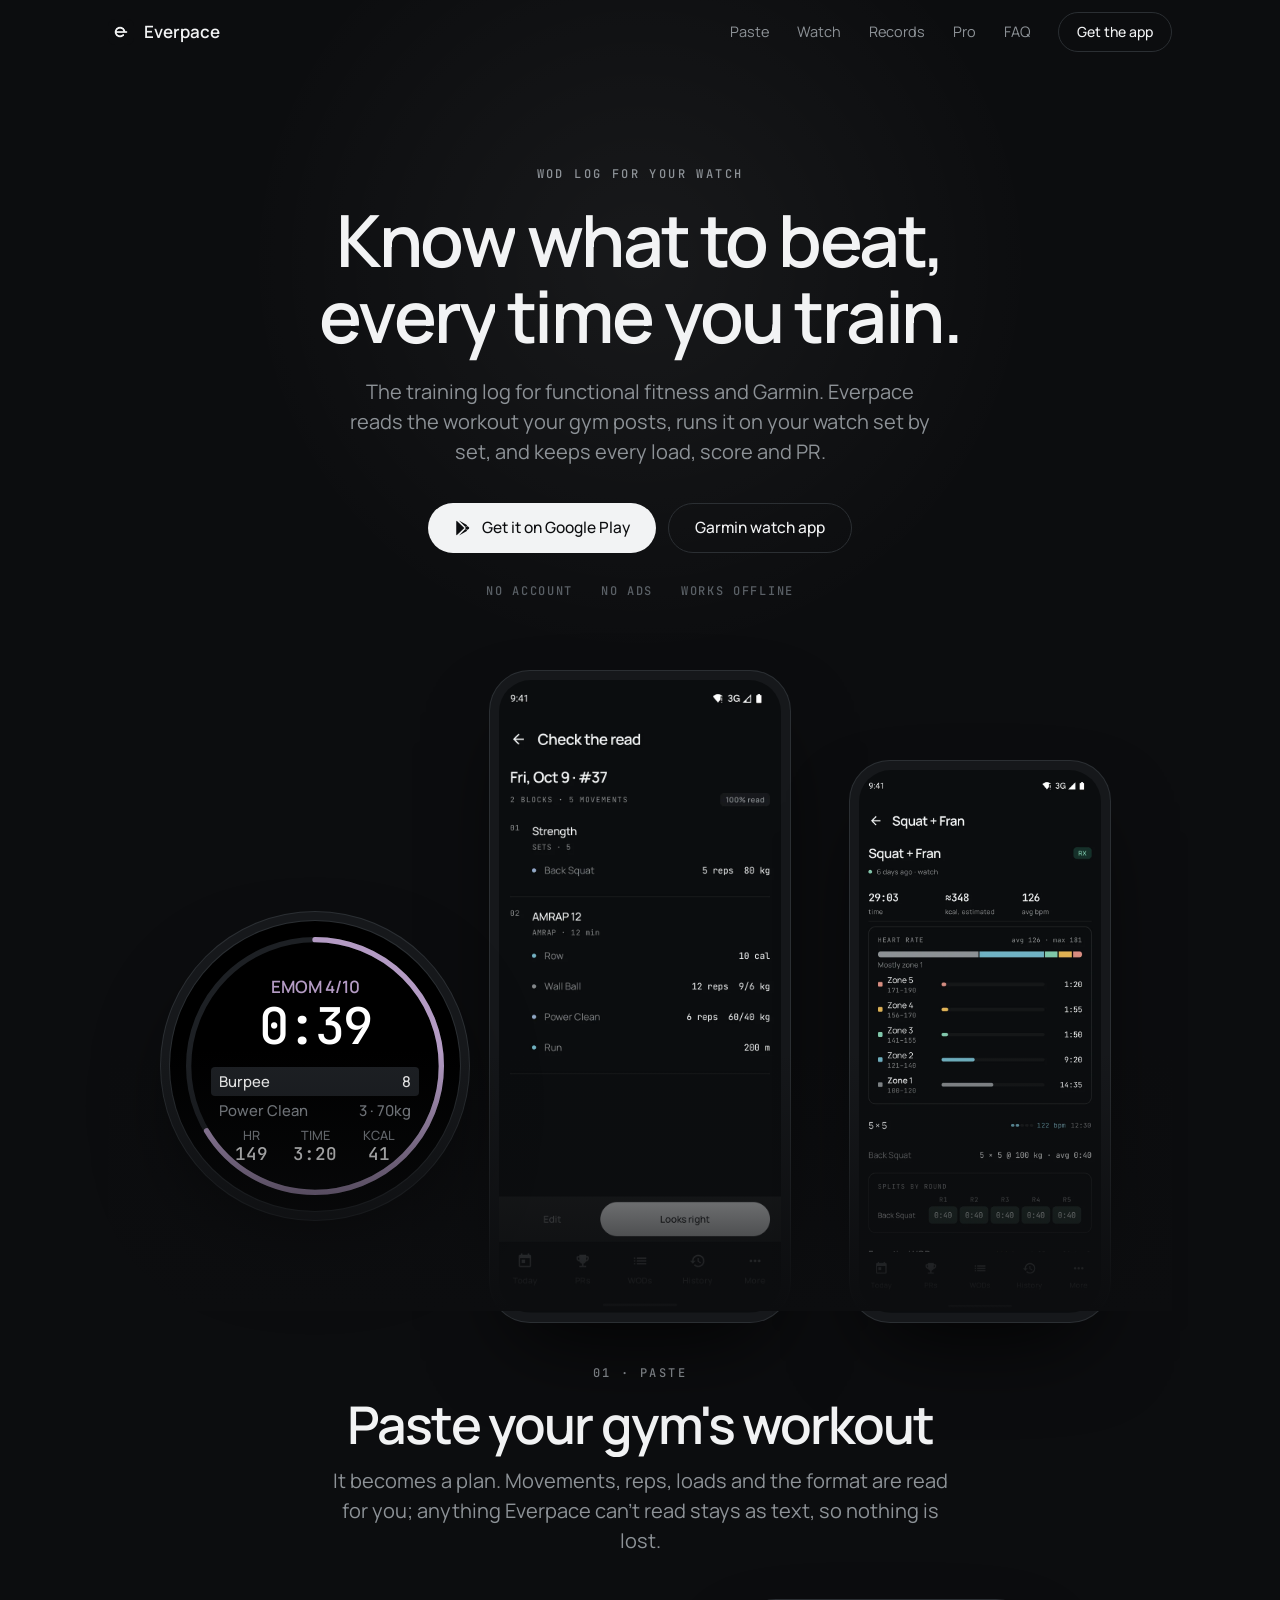
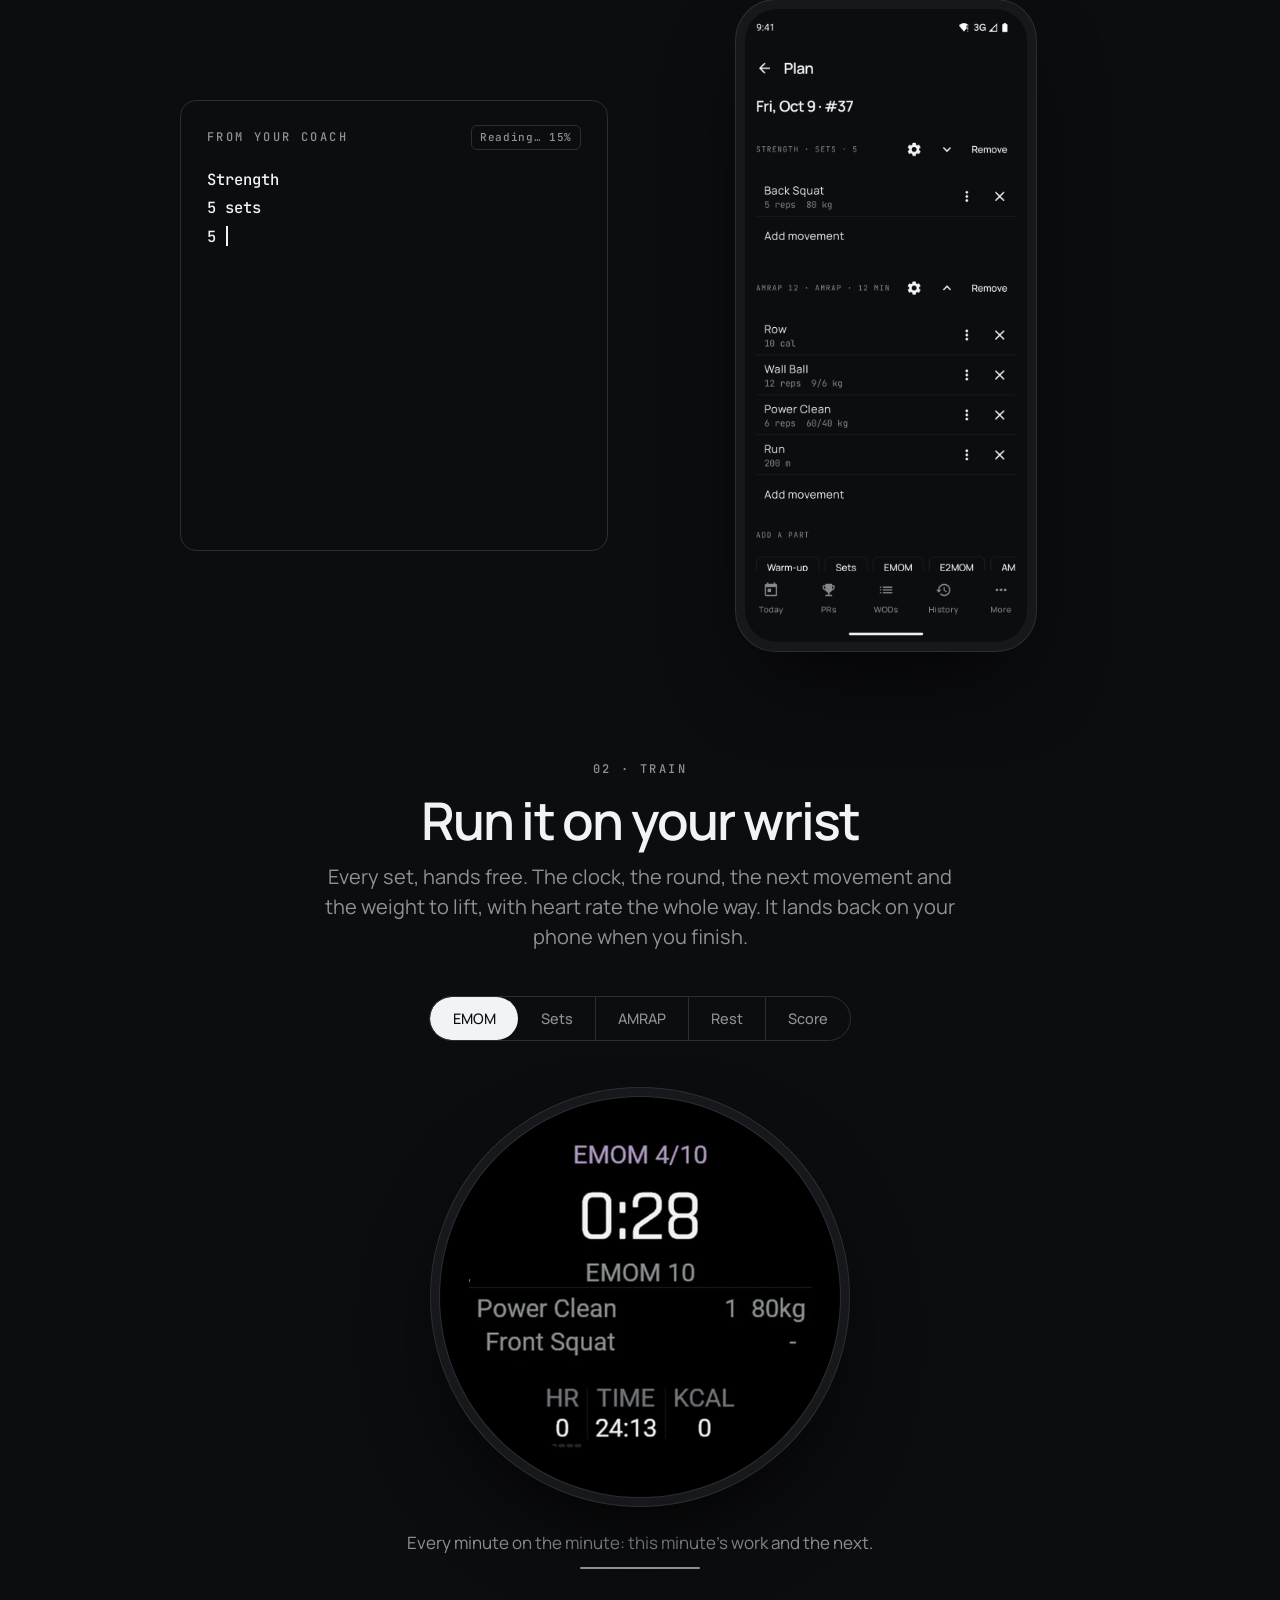
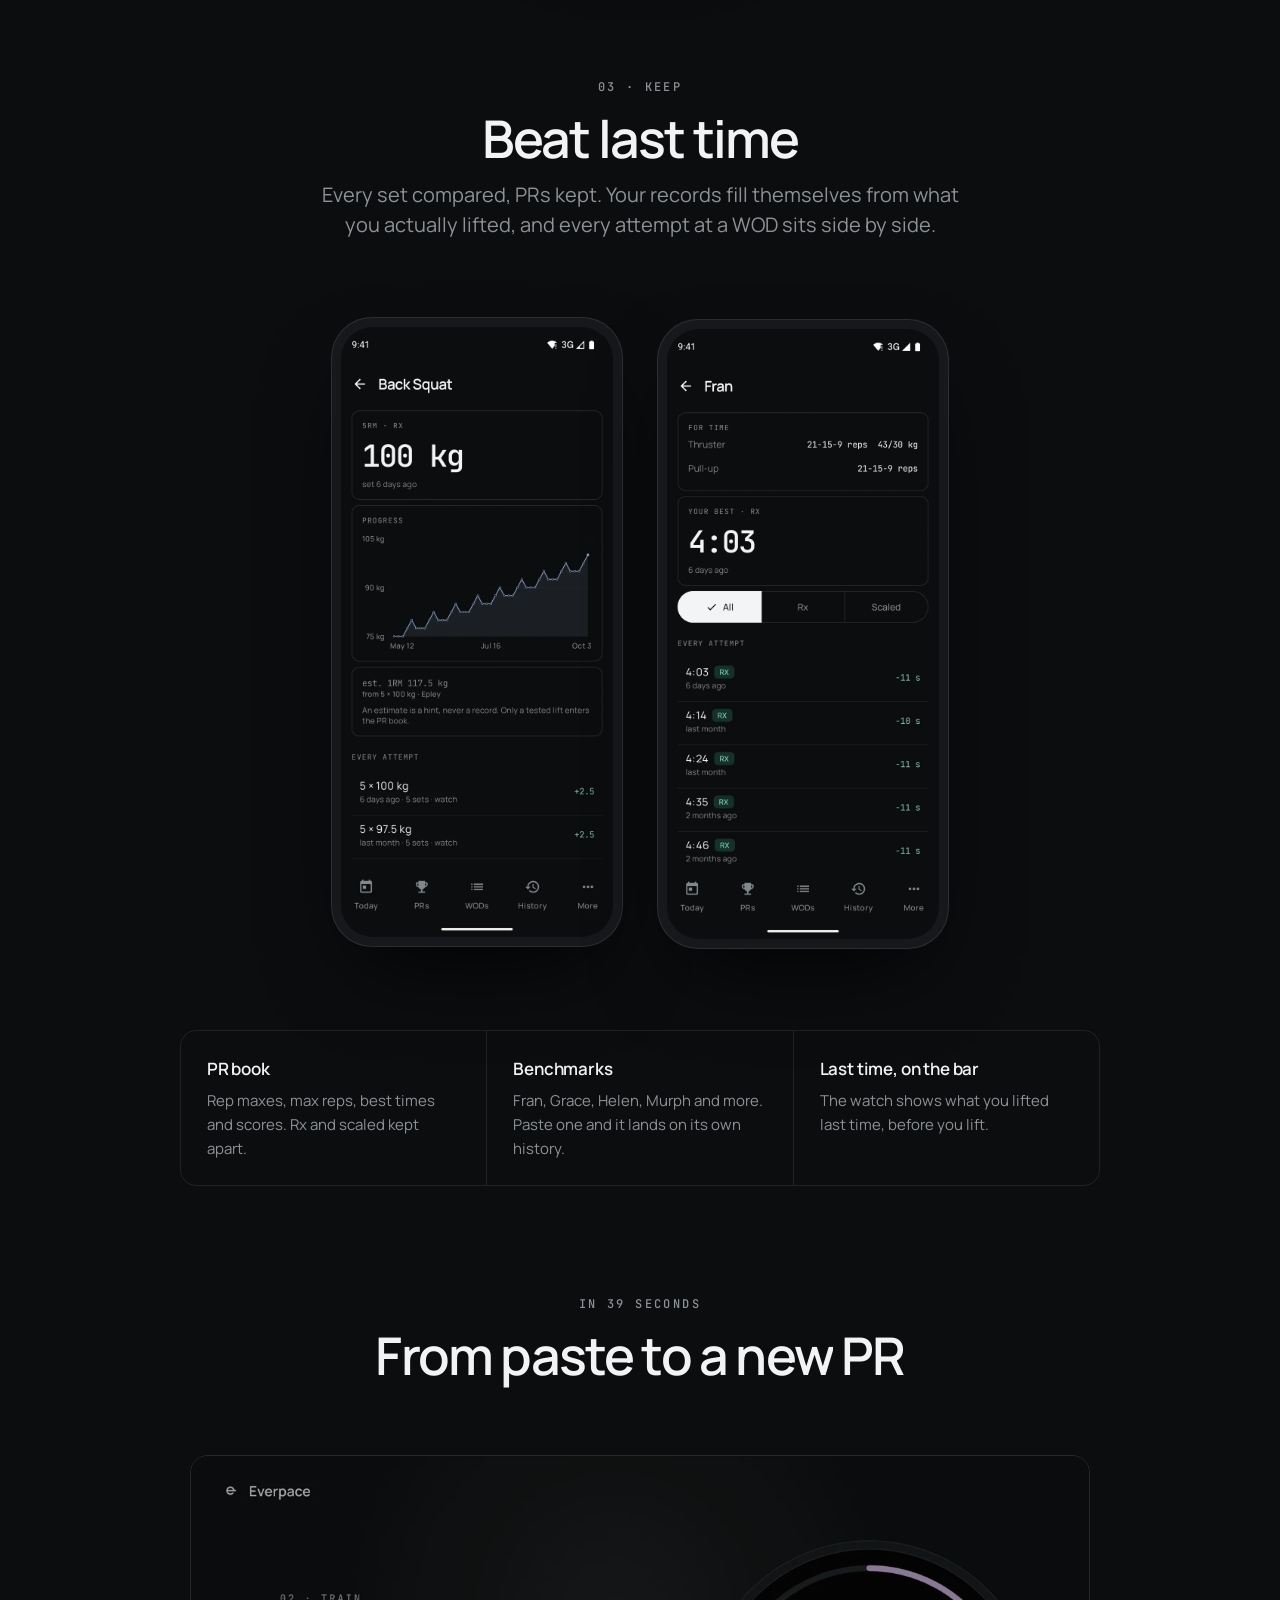
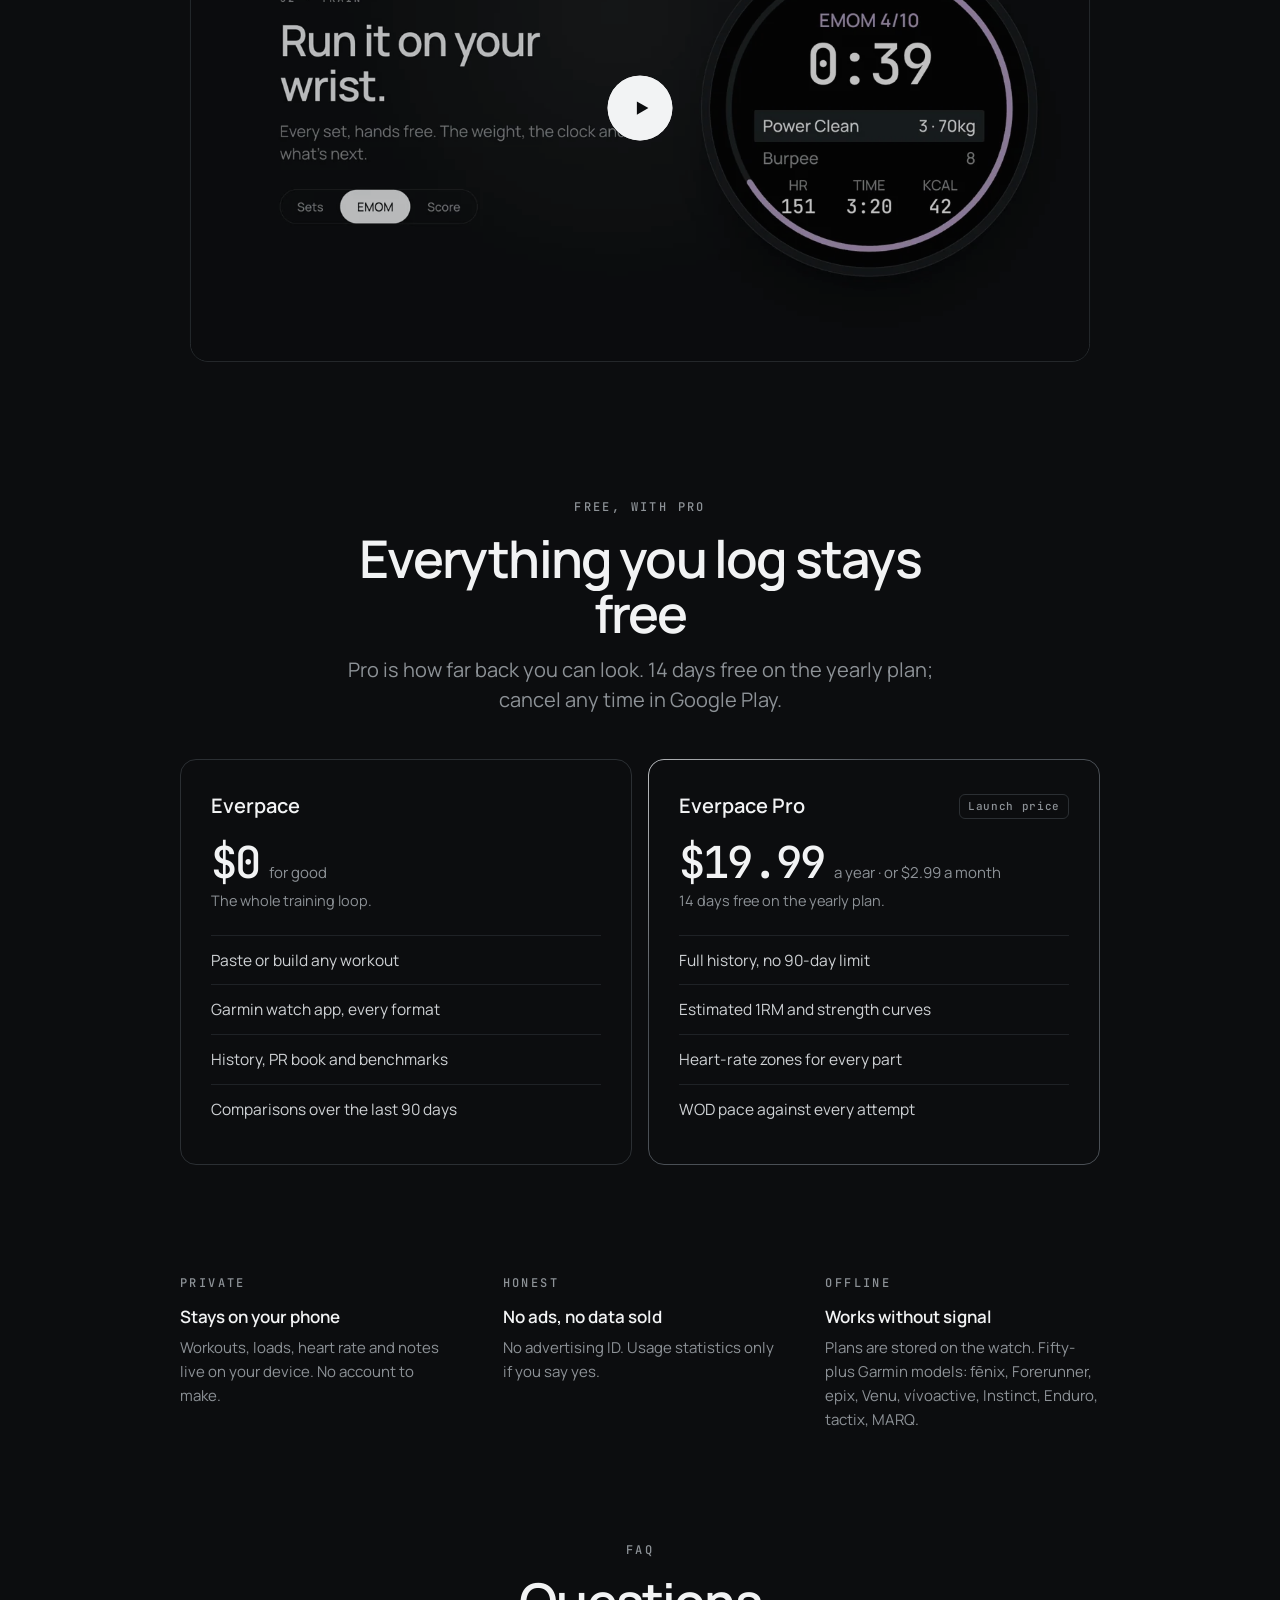
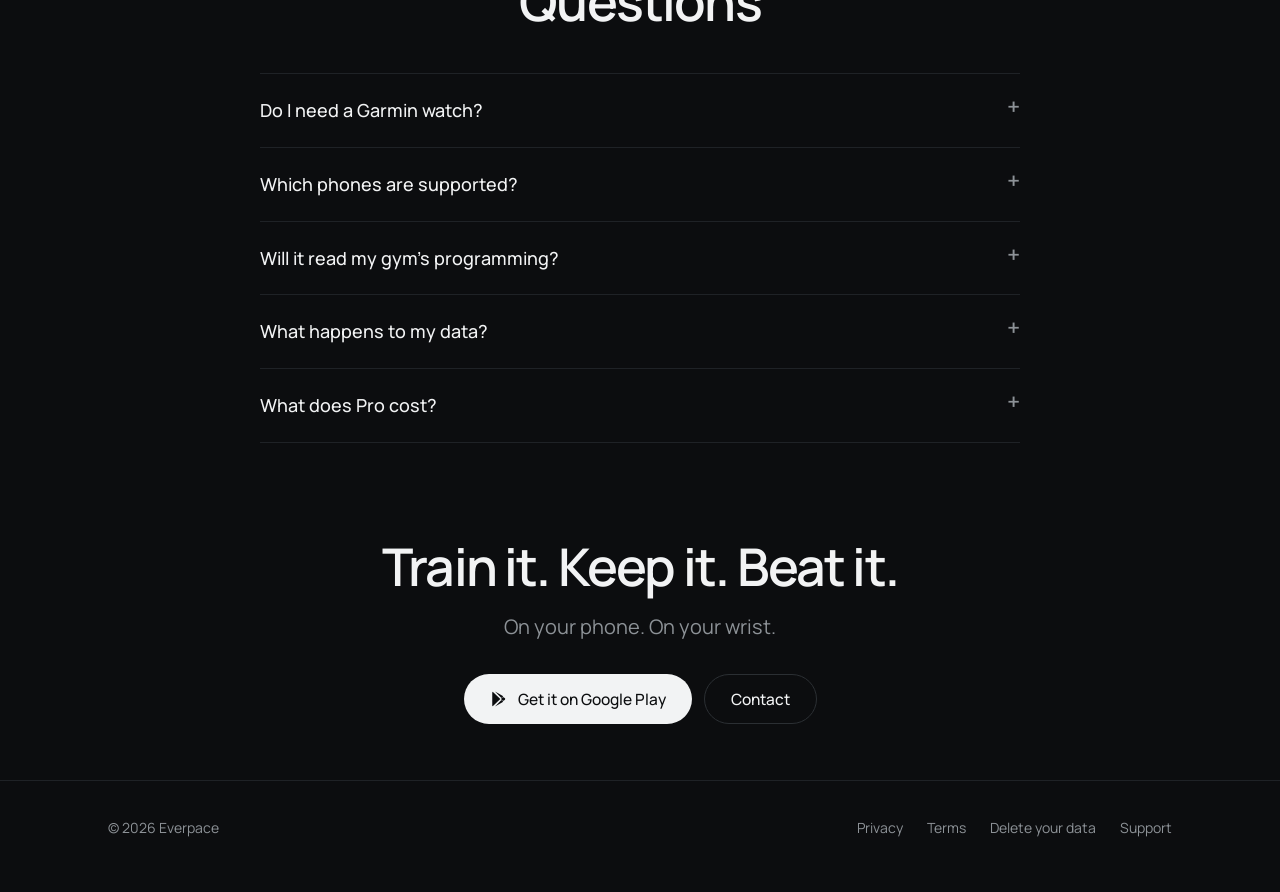
<file: index.html>
<!doctype html>
<html lang="en">
<head>
<meta charset="utf-8">
<meta name="viewport" content="width=device-width, initial-scale=1, viewport-fit=cover">
<script>if (location.hostname.endsWith("github.io")) location.replace("https://geteverpace.com" + location.pathname.replace(/^\/everpace/, "") + location.search + location.hash);</script>
<link rel="canonical" href="https://geteverpace.com/">
<title>Everpace: WOD log and PR tracker for Garmin</title>
<meta name="description" content="Paste your gym's workout. Everpace runs it on your Garmin watch, set by set, and keeps every load, score and personal record on your phone.">
<meta name="theme-color" content="#0C0D0F">
<meta property="og:title" content="Everpace">
<meta property="og:description" content="Know what to beat, every time you train. The training log for functional fitness and Garmin.">
<meta property="og:image" content="https://geteverpace.com/assets/img/icon-192.png">
<meta property="og:url" content="https://geteverpace.com/">
<link rel="icon" href="assets/img/favicon.png">
<link rel="preload" href="assets/fonts/manrope_variable.ttf" as="font" type="font/ttf" crossorigin>
<link rel="stylesheet" href="assets/landing.css?v=12">
</head>
<body>

<header class="nav" id="nav">
  <div class="wrap">
    <a class="brand" href="#top"><img src="assets/img/icon-192.png" alt="">Everpace</a>
    <nav><a href="#paste">Paste</a><a href="#watch">Watch</a><a href="#records">Records</a><a href="#pro">Pro</a><a href="#faq">FAQ</a></nav>
    <a class="btn outline small" href="https://play.google.com/store/apps/details?id=com.codenest.everpace" rel="noopener">Get the app</a>
  </div>
</header>

<main id="top">

<section class="hero center">
  <div class="wrap">
    <div class="kicker rv">WOD log for your watch</div>
    <h1 class="rv d1">Know what to beat,<br>every time you train.</h1>
    <p class="sub rv d2">The training log for functional fitness and Garmin. Everpace reads the workout your gym posts, runs it on your watch set by set, and keeps every load, score and PR.</p>
    <div class="ctas rv d3" id="get">
      <a class="btn primary" href="https://play.google.com/store/apps/details?id=com.codenest.everpace" rel="noopener"><svg viewBox="0 0 24 24" fill="currentColor"><path d="M3.6 2.3 13.8 12 3.6 21.7a1.5 1.5 0 0 1-.6-1.2V3.5c0-.5.2-.9.6-1.2Zm11.6 11.1 2.5 2.4-11 6.3 8.5-8.7Zm4.4-2.6c.9.5.9 1.8 0 2.4l-2.3 1.3-2.7-2.5 2.7-2.6 2.3 1.4ZM6.7 1.9l11 6.3-2.5 2.4L6.7 1.9Z"/></svg>Get it on Google Play</a>
      <a class="btn outline" href="#watch">Garmin watch app</a>
    </div>
    <div class="facts rv d3"><span>No account</span><span>No ads</span><span>Works offline</span></div>
    <div class="scene rv d2" aria-hidden="true">
      <div class="phone"><img src="assets/img/read.webp" alt=""></div>
      <div class="phone b"><img src="assets/img/session.webp" alt=""></div>
      <div class="watch"><div class="face live">
        <svg viewBox="0 0 100 100"><circle cx="50" cy="50" r="47.5" fill="none" stroke="#1d2024" stroke-width="2"/><circle id="ring" cx="50" cy="50" r="47.5" fill="none" stroke="#B49BC4" stroke-width="2" stroke-linecap="round" stroke-dasharray="298.45" stroke-dashoffset="0"/></svg>
        <div class="lines">
          <div class="t1" id="fTitle">EMOM 4/10</div>
          <div class="t2" id="fClock">0:42</div>
          <div class="mv on" id="fMv1"><span>Power Clean</span><span>3 · 70kg</span></div>
          <div class="mv" id="fMv2"><span>Burpee</span><span>8</span></div>
        </div>
        <div class="stats"><div>HR<b id="fHr">148</b></div><div>TIME<b id="fTime">3:18</b></div><div>KCAL<b id="fKcal">41</b></div></div>
      </div></div>
    </div>
  </div>
</section>

<section id="paste" class="chapter">
  <div class="wrap">
    <div class="head">
      <div class="kicker rv">01 · Paste</div>
      <h2 class="rv d1">Paste your gym's workout</h2>
      <p class="sub rv d2">It becomes a plan. Movements, reps, loads and the format are read for you; anything Everpace can't read stays as text, so nothing is lost.</p>
    </div>
    <div class="duo">
      <div class="card rv from-l">
        <div class="cap"><span class="kicker">From your coach</span><span class="badge" id="pct">Reading…</span></div>
        <div class="paste" id="paste-text" aria-label="A workout as a coach writes it"></div>
      </div>
      <div class="swap rv from-r d1" id="swap">
        <div class="phone"><img src="assets/img/plan.webp" alt="The plan in Everpace" loading="lazy"><img src="assets/img/read.webp" alt="Everpace's read of the pasted workout" loading="lazy"></div>
      </div>
    </div>
  </div>
</section>

<section id="watch" class="chapter">
  <div class="wrap">
    <div class="head">
      <div class="kicker rv">02 · Train</div>
      <h2 class="rv d1">Run it on your wrist</h2>
      <p class="sub rv d2">Every set, hands free. The clock, the round, the next movement and the weight to lift, with heart rate the whole way. It lands back on your phone when you finish.</p>
    </div>
    <div class="seg-wrap rv">
      <div class="seg" role="tablist" id="seg">
        <button class="on" data-k="emom" data-c="Every minute on the minute: this minute's work and the next.">EMOM</button>
        <button data-k="set" data-c="The weight, the reps and what you did last time. Adjust with the buttons.">Sets</button>
        <button data-k="amrap" data-c="Rounds and reps counted as you go, the current movement highlighted.">AMRAP</button>
        <button data-k="rest" data-c="Rest that counts down and tells you what's next.">Rest</button>
        <button data-k="board" data-c="Your score the moment you finish: rounds + reps or time.">Score</button>
      </div>
    </div>
    <div class="watch dial rv zoom d1"><div class="face">
      <img class="on" data-k="emom" src="assets/img/w-emom.webp" alt="EMOM on the watch">
      <img data-k="set" src="assets/img/w-set.webp" alt="A strength set on the watch" loading="lazy">
      <img data-k="amrap" src="assets/img/w-amrap.webp" alt="AMRAP on the watch" loading="lazy">
      <img data-k="rest" src="assets/img/w-rest.webp" alt="Rest on the watch" loading="lazy">
      <img data-k="board" src="assets/img/w-board.webp" alt="Score on the watch" loading="lazy">
    </div></div>
    <p class="caption center" id="caption">Every minute on the minute: this minute's work and the next.</p>
  </div>
</section>

<section id="records" class="chapter">
  <div class="wrap">
    <div class="head">
      <div class="kicker rv">03 · Keep</div>
      <h2 class="rv d1">Beat last time</h2>
      <p class="sub rv d2">Every set compared, PRs kept. Your records fill themselves from what you actually lifted, and every attempt at a WOD sits side by side.</p>
    </div>
    <div class="pair">
      <div class="phone rv rise"><img src="assets/img/squat.webp" alt="Back Squat: 5RM, progress and every attempt" loading="lazy"></div>
      <div class="phone rv rise d2"><img src="assets/img/fran.webp" alt="Fran: best time and every attempt" loading="lazy"></div>
    </div>
    <div class="notes rv stagger">
      <div><h3>PR book</h3><p>Rep maxes, max reps, best times and scores. Rx and scaled kept apart.</p></div>
      <div><h3>Benchmarks</h3><p>Fran, Grace, Helen, Murph and more. Paste one and it lands on its own history.</p></div>
      <div><h3>Last time, on the bar</h3><p>The watch shows what you lifted last time, before you lift.</p></div>
    </div>
  </div>
</section>

<section id="film" class="chapter">
  <div class="wrap">
    <div class="head">
      <div class="kicker rv">In 39 seconds</div>
      <h2 class="rv d1">From paste to a new PR</h2>
    </div>
    <div class="film rv" id="player">
      <video id="video" src="assets/video/everpace-promo.mp4?v=12" poster="assets/img/promo-poster.webp?v=12" preload="none" playsinline></video>
      <div class="cover" id="cover"><div class="play"><svg viewBox="0 0 24 24"><path d="M6 4l14 8-14 8z"/></svg></div></div>
    </div>
  </div>
</section>

<section id="pro" class="chapter">
  <div class="wrap">
    <div class="head">
      <div class="kicker rv">Free, with Pro</div>
      <h2 class="rv d1">Everything you log stays free</h2>
      <p class="sub rv d2">Pro is how far back you can look. 14 days free on the yearly plan; cancel any time in Google Play.</p>
    </div>
    <div class="plans">
      <div class="plan rv from-l">
        <div class="top"><h3>Everpace</h3></div>
        <div class="price"><b>$0</b><span>for good</span></div>
        <p class="small">The whole training loop.</p>
        <ul><li>Paste or build any workout</li><li>Garmin watch app, every format</li><li>History, PR book and benchmarks</li><li>Comparisons over the last 90 days</li></ul>
      </div>
      <div class="plan pro rv from-r d1">
        <div class="top"><h3>Everpace Pro</h3><span class="badge">Launch price</span></div>
        <div class="price"><b>$19.99</b><span>a year · or $2.99 a month</span></div>
        <p class="small">14 days free on the yearly plan.</p>
        <ul><li>Full history, no 90-day limit</li><li>Estimated 1RM and strength curves</li><li>Heart-rate zones for every part</li><li>WOD pace against every attempt</li></ul>
      </div>
    </div>
  </div>
</section>

<section class="chapter">
  <div class="wrap">
    <div class="trio rv stagger">
      <div><div class="kicker">Private</div><h3 style="margin-top:14px">Stays on your phone</h3><p>Workouts, loads, heart rate and notes live on your device. No account to make.</p></div>
      <div><div class="kicker">Honest</div><h3 style="margin-top:14px">No ads, no data sold</h3><p>No advertising ID. Usage statistics only if you say yes.</p></div>
      <div><div class="kicker">Offline</div><h3 style="margin-top:14px">Works without signal</h3><p>Plans are stored on the watch. Fifty-plus Garmin models: fēnix, Forerunner, epix, Venu, vívoactive, Instinct, Enduro, tactix, MARQ.</p></div>
    </div>
  </div>
</section>

<section id="faq" class="chapter">
  <div class="wrap">
    <div class="head"><div class="kicker rv">FAQ</div><h2 class="rv d1">Questions</h2></div>
    <div class="faq rv stagger">
      <details><summary>Do I need a Garmin watch?</summary><p>No. You can log every workout on the phone; records, history and comparisons work the same. The watch makes it hands free.</p></details>
      <details><summary>Which phones are supported?</summary><p>Android, from Google Play. An iPhone version is in testing and follows.</p></details>
      <details><summary>Will it read my gym's programming?</summary><p>If you can copy it as text, Everpace can read it: group chats, gym apps, websites or your own notes. Lines it can't read stay as text and can be fixed in two taps.</p></details>
      <details><summary>What happens to my data?</summary><p>It stays on your phone. Everpace has no accounts and no ads. Crash reports can be turned off, and usage statistics are only sent if you agree. <a href="privacy/">Privacy policy</a>.</p></details>
      <details><summary>What does Pro cost?</summary><p>$19.99 a year or $2.99 a month at the launch price, billed by Google Play, with 14 days free on the yearly plan. Cancel any time; Pro stays until the end of what you paid for.</p></details>
    </div>
  </div>
</section>

<section class="center" style="padding-top:40px">
  <div class="wrap">
    <h2 class="rv">Train it. Keep it. Beat it.</h2>
    <p class="sub rv d1" style="margin-top:18px">On your phone. On your wrist.</p>
    <div class="ctas rv d1" style="margin-top:32px"><a class="btn primary" href="https://play.google.com/store/apps/details?id=com.codenest.everpace" rel="noopener"><svg viewBox="0 0 24 24" fill="currentColor"><path d="M3.6 2.3 13.8 12 3.6 21.7a1.5 1.5 0 0 1-.6-1.2V3.5c0-.5.2-.9.6-1.2Zm11.6 11.1 2.5 2.4-11 6.3 8.5-8.7Zm4.4-2.6c.9.5.9 1.8 0 2.4l-2.3 1.3-2.7-2.5 2.7-2.6 2.3 1.4ZM6.7 1.9l11 6.3-2.5 2.4L6.7 1.9Z"/></svg>Get it on Google Play</a><a class="btn outline" href="mailto:hello@geteverpace.com">Contact</a></div>
  </div>
</section>

</main>

<footer>
  <div class="wrap">
    <span>© 2026 Everpace</span>
    <nav><a href="privacy/">Privacy</a><a href="terms/">Terms</a><a href="delete-data/">Delete your data</a><a href="mailto:hello@geteverpace.com">Support</a></nav>
  </div>
</footer>

<script src="assets/landing.js?v=12" defer></script>
</body>
</html>
</file>
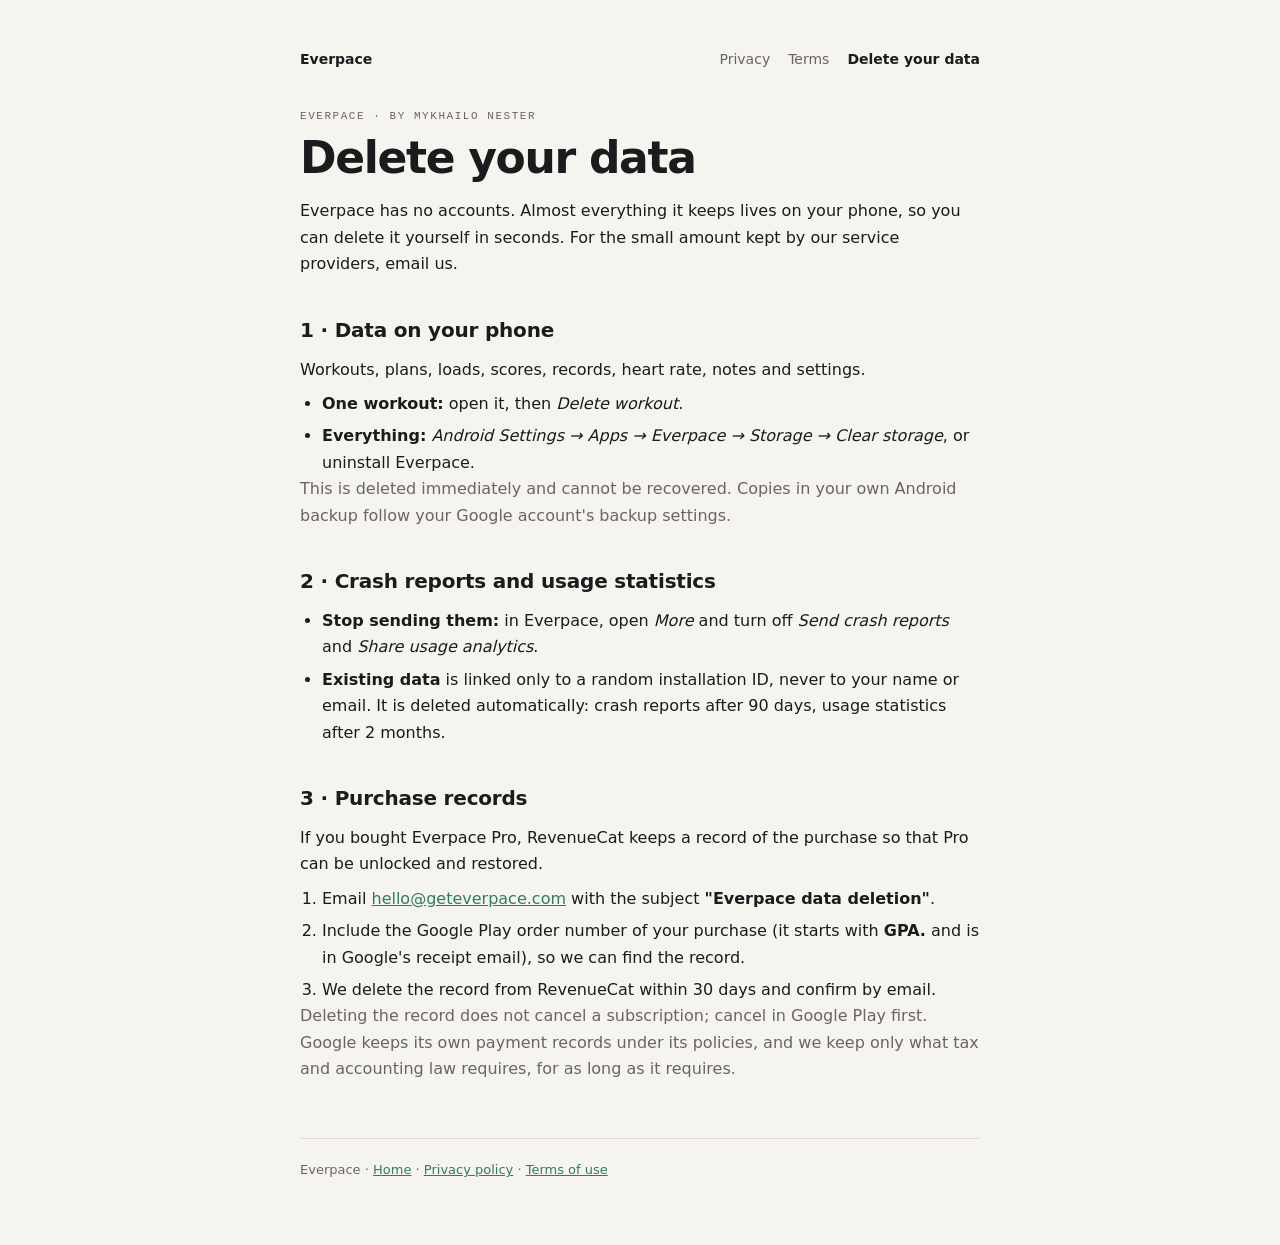
<file: delete-data/index.html>
<!doctype html>
<html lang="en">
<head>
<meta charset="utf-8"><meta name="viewport" content="width=device-width, initial-scale=1">
<script>if (location.hostname.endsWith("github.io")) location.replace("https://geteverpace.com" + location.pathname.replace(/^\/everpace/, "") + location.search + location.hash);</script>
<link rel="canonical" href="https://geteverpace.com/delete-data/">
<title>Delete your Everpace data</title>
<meta name="description" content="How to delete the data the Everpace app keeps, and how to ask us to delete the rest.">
<link rel="stylesheet" href="../style.css">
</head>
<body><main>
<nav><a class="brand" href="../">Everpace</a><a href="../privacy/">Privacy</a><a href="../terms/">Terms</a><a class="on" href="./">Delete your data</a></nav>
<div class="kicker">Everpace · by Mykhailo Nester</div>
<h1>Delete your data</h1>
<p>Everpace has no accounts. Almost everything it keeps lives on your phone, so you can delete it yourself in seconds. For the small amount kept by our service providers, email us.</p>

<h2>1 · Data on your phone</h2>
<p>Workouts, plans, loads, scores, records, heart rate, notes and settings.</p>
<ul>
<li><b>One workout:</b> open it, then <i>Delete workout</i>.</li>
<li><b>Everything:</b> <i>Android Settings → Apps → Everpace → Storage → Clear storage</i>, or uninstall Everpace.</li>
</ul>
<p class="muted">This is deleted immediately and cannot be recovered. Copies in your own Android backup follow your Google account's backup settings.</p>

<h2>2 · Crash reports and usage statistics</h2>
<ul>
<li><b>Stop sending them:</b> in Everpace, open <i>More</i> and turn off <i>Send crash reports</i> and <i>Share usage analytics</i>.</li>
<li><b>Existing data</b> is linked only to a random installation ID, never to your name or email. It is deleted automatically: crash reports after 90 days, usage statistics after 2 months.</li>
</ul>

<h2>3 · Purchase records</h2>
<p>If you bought Everpace Pro, RevenueCat keeps a record of the purchase so that Pro can be unlocked and restored.</p>
<ol>
<li>Email <a href="mailto:hello@geteverpace.com?subject=Everpace%20data%20deletion">hello@geteverpace.com</a> with the subject <b>"Everpace data deletion"</b>.</li>
<li>Include the Google Play order number of your purchase (it starts with <b>GPA.</b> and is in Google's receipt email), so we can find the record.</li>
<li>We delete the record from RevenueCat within 30 days and confirm by email.</li>
</ol>
<p class="muted">Deleting the record does not cancel a subscription; cancel in Google Play first. Google keeps its own payment records under its policies, and we keep only what tax and accounting law requires, for as long as it requires.</p>

<footer>Everpace · <a href="../">Home</a> · <a href="../privacy/">Privacy policy</a> · <a href="../terms/">Terms of use</a></footer>
</main></body>
</html>
</file>
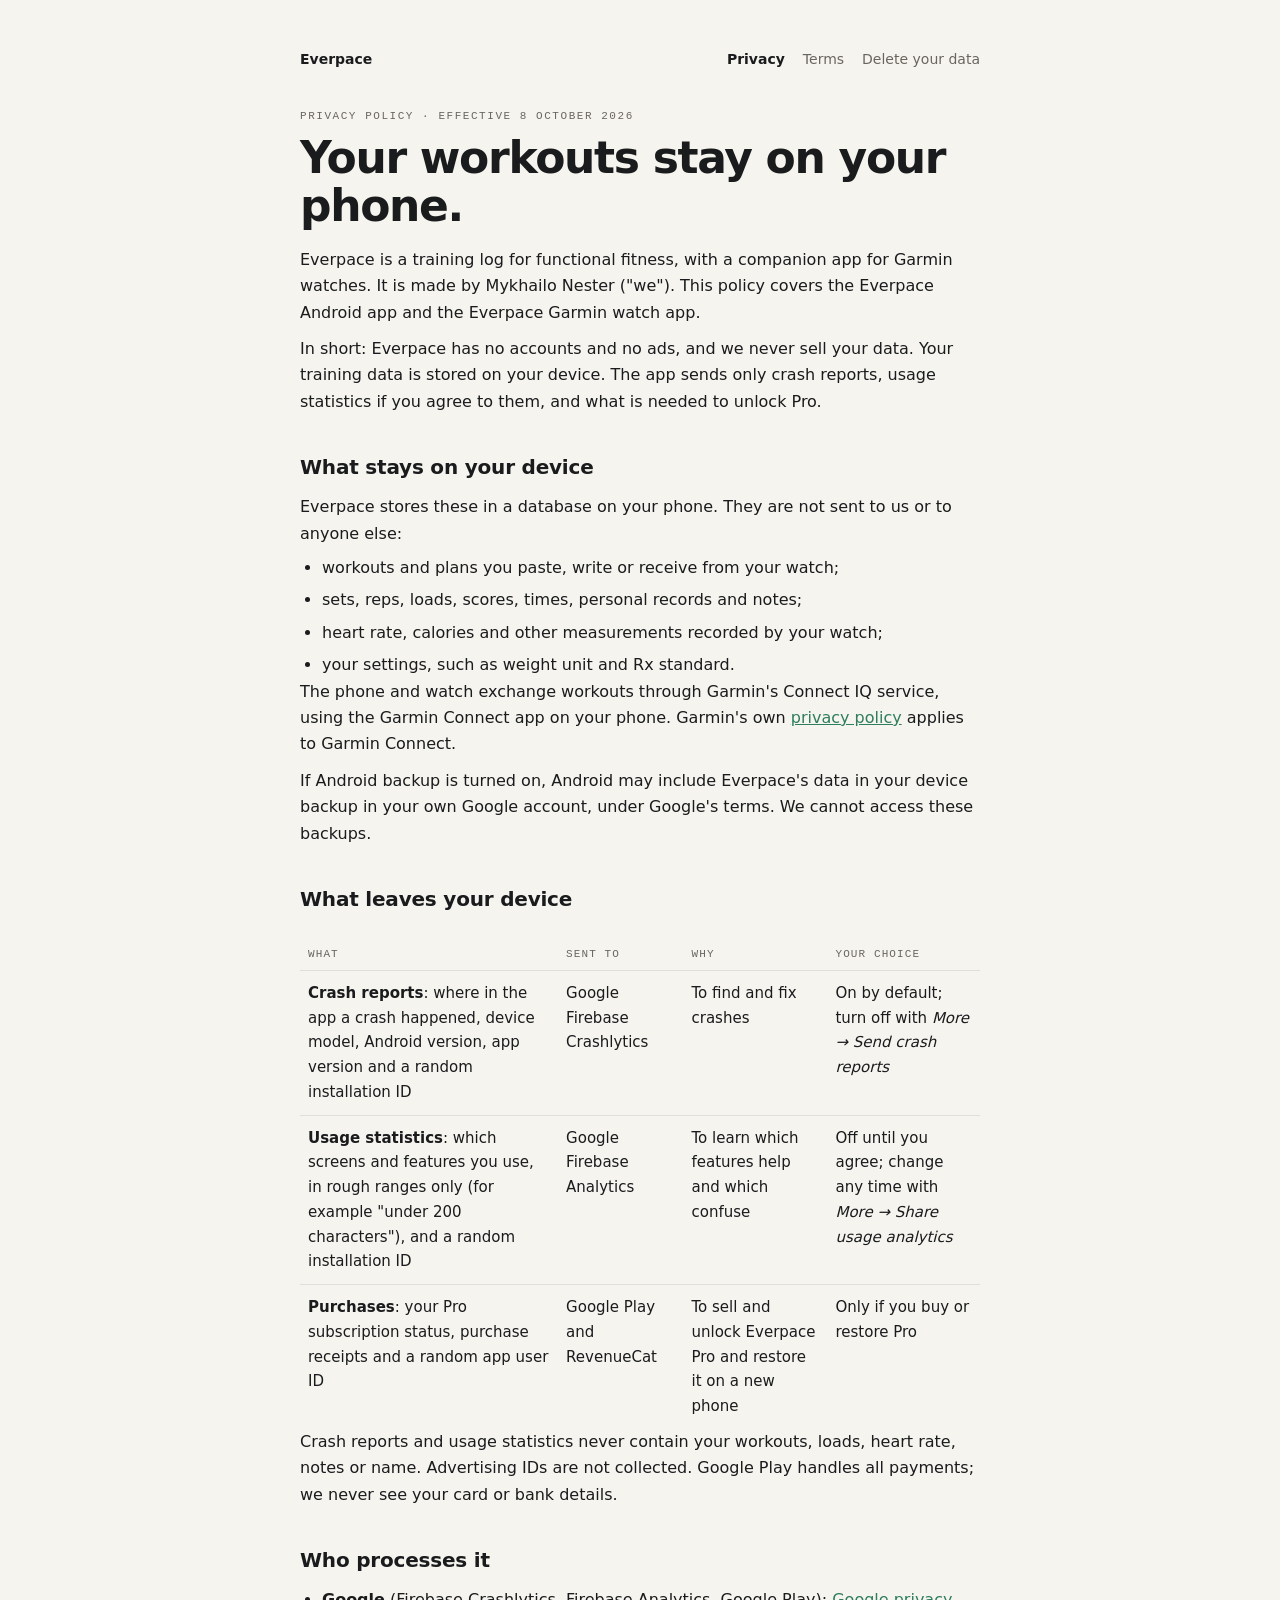
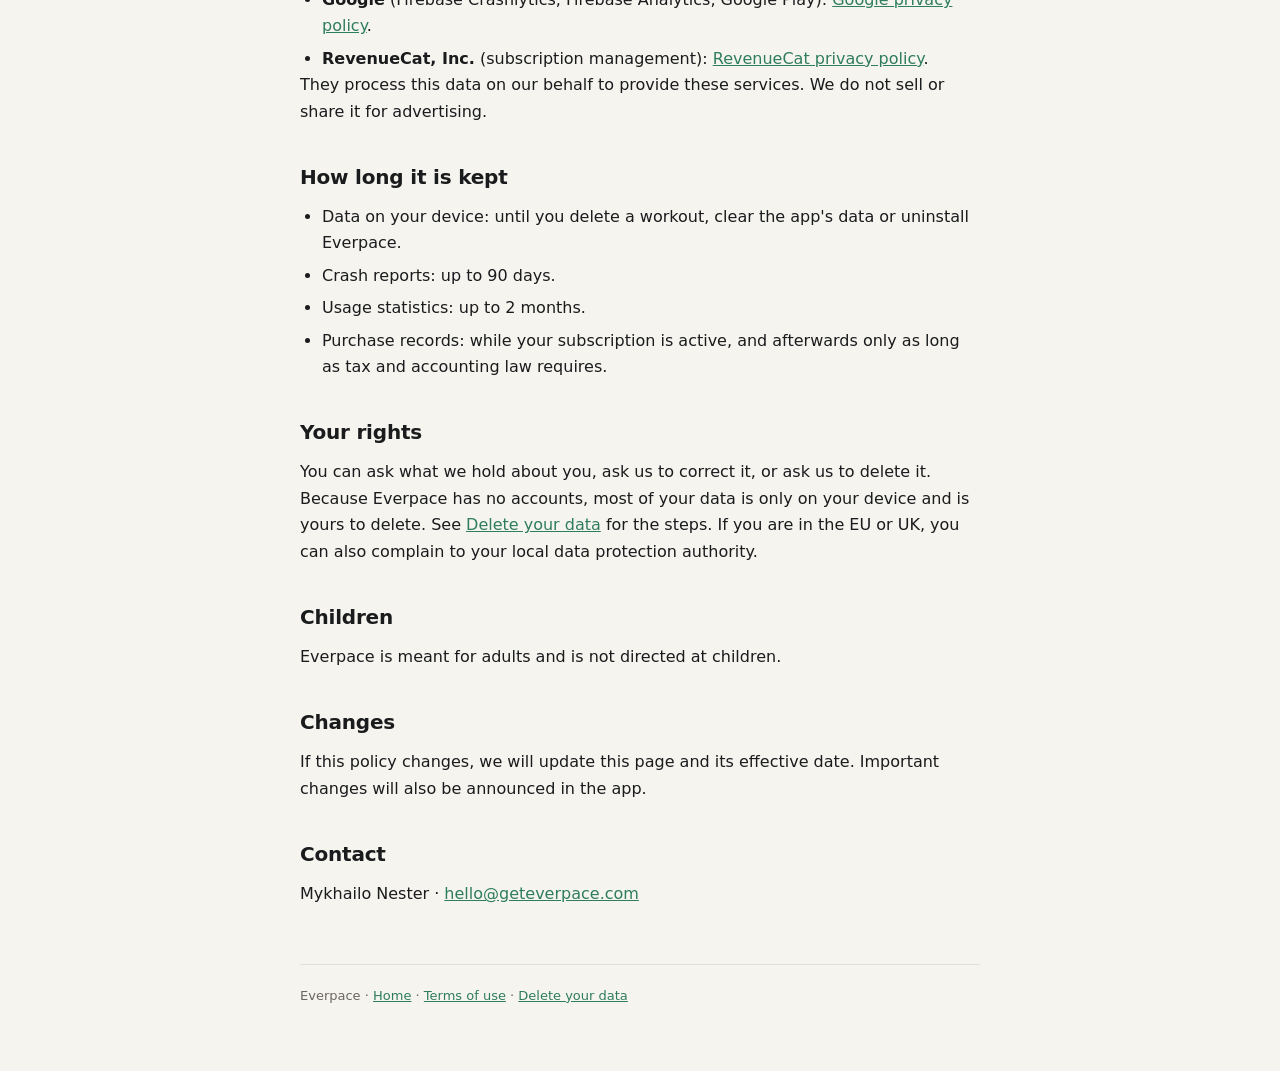
<file: privacy/index.html>
<!doctype html>
<html lang="en">
<head>
<meta charset="utf-8"><meta name="viewport" content="width=device-width, initial-scale=1">
<script>if (location.hostname.endsWith("github.io")) location.replace("https://geteverpace.com" + location.pathname.replace(/^\/everpace/, "") + location.search + location.hash);</script>
<link rel="canonical" href="https://geteverpace.com/privacy/">
<title>Everpace privacy policy</title>
<meta name="description" content="What Everpace keeps on your phone, the little it sends, and who receives it.">
<link rel="stylesheet" href="../style.css">
</head>
<body><main>
<nav><a class="brand" href="../">Everpace</a><a class="on" href="./">Privacy</a><a href="../terms/">Terms</a><a href="../delete-data/">Delete your data</a></nav>
<div class="kicker">Privacy policy · effective 8 October 2026</div>
<h1>Your workouts stay on your phone.</h1>
<p>Everpace is a training log for functional fitness, with a companion app for Garmin watches. It is made by Mykhailo Nester ("we"). This policy covers the Everpace Android app and the Everpace Garmin watch app.</p>
<p>In short: Everpace has no accounts and no ads, and we never sell your data. Your training data is stored on your device. The app sends only crash reports, usage statistics if you agree to them, and what is needed to unlock Pro.</p>

<h2>What stays on your device</h2>
<p>Everpace stores these in a database on your phone. They are not sent to us or to anyone else:</p>
<ul>
<li>workouts and plans you paste, write or receive from your watch;</li>
<li>sets, reps, loads, scores, times, personal records and notes;</li>
<li>heart rate, calories and other measurements recorded by your watch;</li>
<li>your settings, such as weight unit and Rx standard.</li>
</ul>
<p>The phone and watch exchange workouts through Garmin's Connect IQ service, using the Garmin Connect app on your phone. Garmin's own <a href="https://www.garmin.com/privacy/connect/">privacy policy</a> applies to Garmin Connect.</p>
<p>If Android backup is turned on, Android may include Everpace's data in your device backup in your own Google account, under Google's terms. We cannot access these backups.</p>

<h2>What leaves your device</h2>
<div class="tbl"><table>
<tr><th>What</th><th>Sent to</th><th>Why</th><th>Your choice</th></tr>
<tr><td><b>Crash reports</b>: where in the app a crash happened, device model, Android version, app version and a random installation ID</td><td>Google Firebase Crashlytics</td><td>To find and fix crashes</td><td>On by default; turn off with <i>More → Send crash reports</i></td></tr>
<tr><td><b>Usage statistics</b>: which screens and features you use, in rough ranges only (for example "under 200 characters"), and a random installation ID</td><td>Google Firebase Analytics</td><td>To learn which features help and which confuse</td><td>Off until you agree; change any time with <i>More → Share usage analytics</i></td></tr>
<tr><td><b>Purchases</b>: your Pro subscription status, purchase receipts and a random app user ID</td><td>Google Play and RevenueCat</td><td>To sell and unlock Everpace Pro and restore it on a new phone</td><td>Only if you buy or restore Pro</td></tr>
</table></div>
<p>Crash reports and usage statistics never contain your workouts, loads, heart rate, notes or name. Advertising IDs are not collected. Google Play handles all payments; we never see your card or bank details.</p>

<h2>Who processes it</h2>
<ul>
<li><b>Google</b> (Firebase Crashlytics, Firebase Analytics, Google Play): <a href="https://policies.google.com/privacy">Google privacy policy</a>.</li>
<li><b>RevenueCat, Inc.</b> (subscription management): <a href="https://www.revenuecat.com/privacy">RevenueCat privacy policy</a>.</li>
</ul>
<p>They process this data on our behalf to provide these services. We do not sell or share it for advertising.</p>

<h2>How long it is kept</h2>
<ul>
<li>Data on your device: until you delete a workout, clear the app's data or uninstall Everpace.</li>
<li>Crash reports: up to 90 days.</li>
<li>Usage statistics: up to 2 months.</li>
<li>Purchase records: while your subscription is active, and afterwards only as long as tax and accounting law requires.</li>
</ul>

<h2>Your rights</h2>
<p>You can ask what we hold about you, ask us to correct it, or ask us to delete it. Because Everpace has no accounts, most of your data is only on your device and is yours to delete. See <a href="../delete-data/">Delete your data</a> for the steps. If you are in the EU or UK, you can also complain to your local data protection authority.</p>

<h2>Children</h2>
<p>Everpace is meant for adults and is not directed at children.</p>

<h2>Changes</h2>
<p>If this policy changes, we will update this page and its effective date. Important changes will also be announced in the app.</p>

<h2>Contact</h2>
<p>Mykhailo Nester · <a href="mailto:hello@geteverpace.com">hello@geteverpace.com</a></p>
<footer>Everpace · <a href="../">Home</a> · <a href="../terms/">Terms of use</a> · <a href="../delete-data/">Delete your data</a></footer>
</main></body>
</html>
</file>
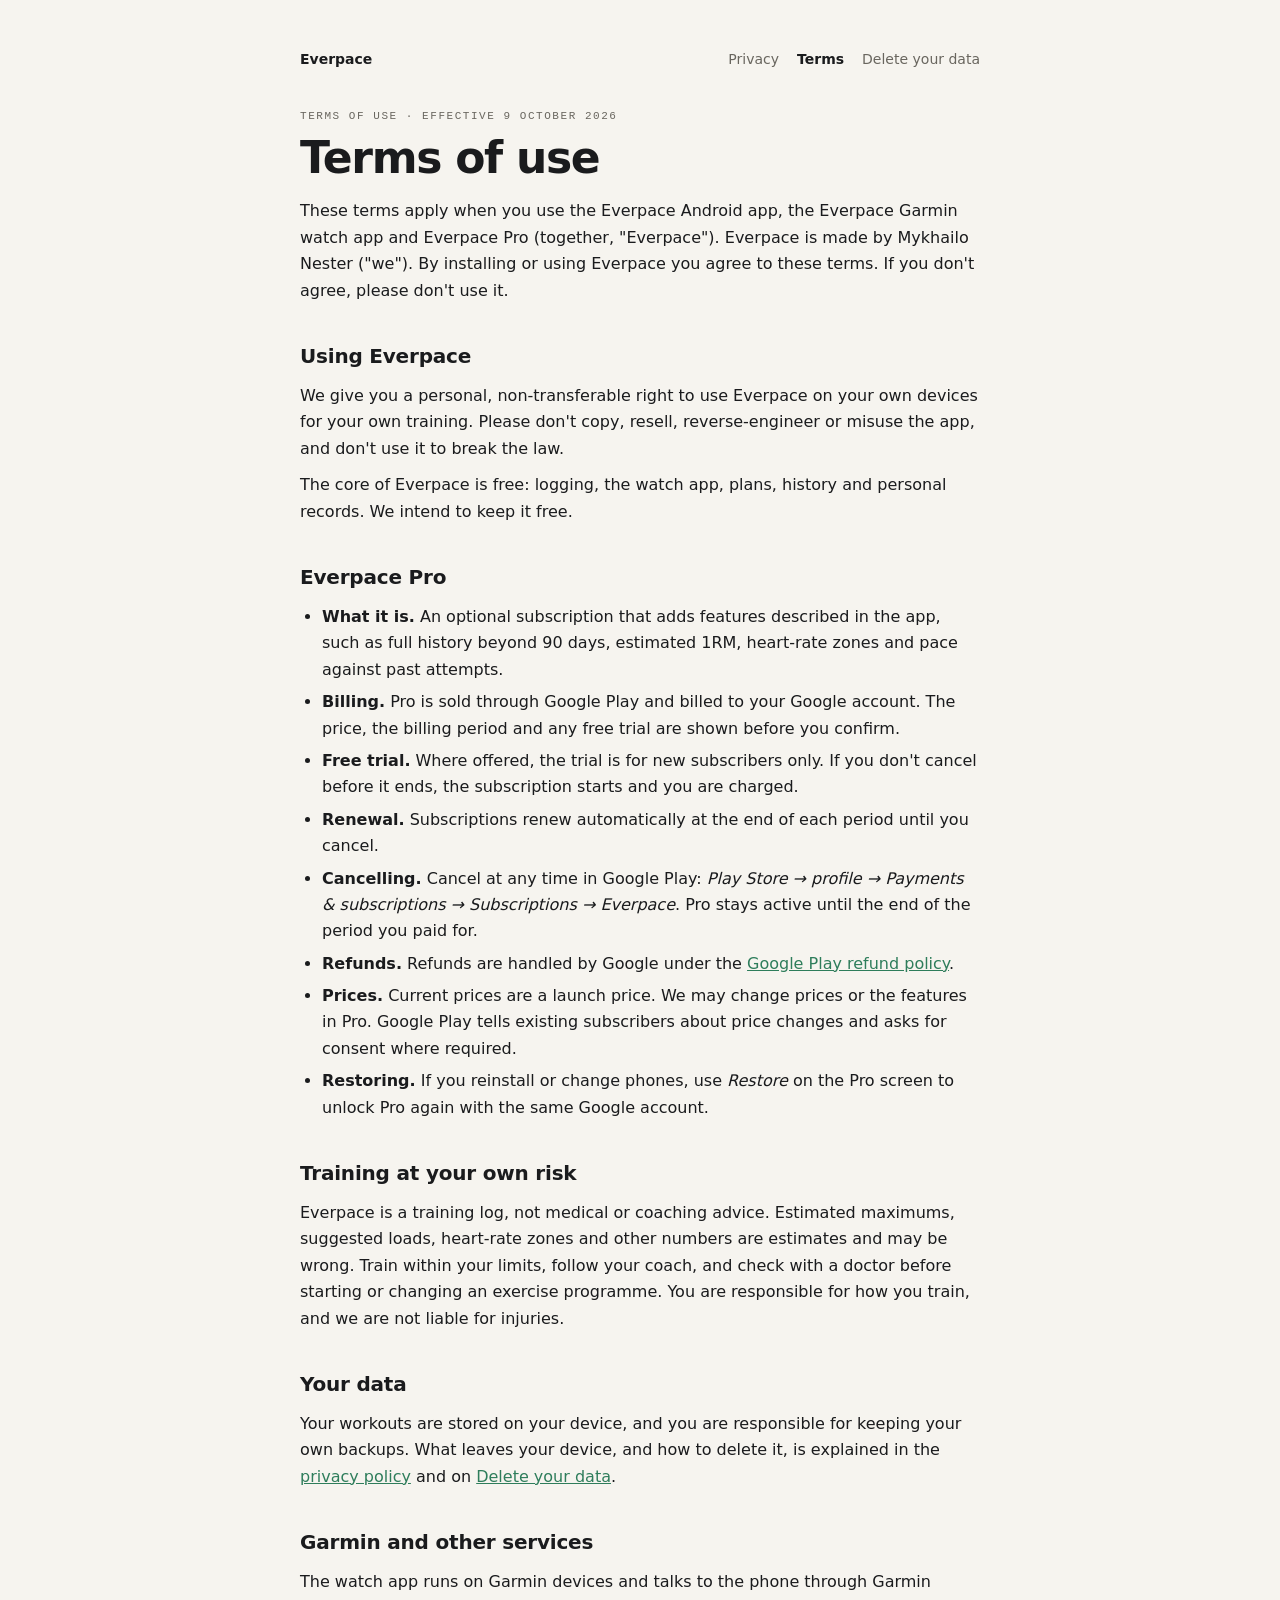
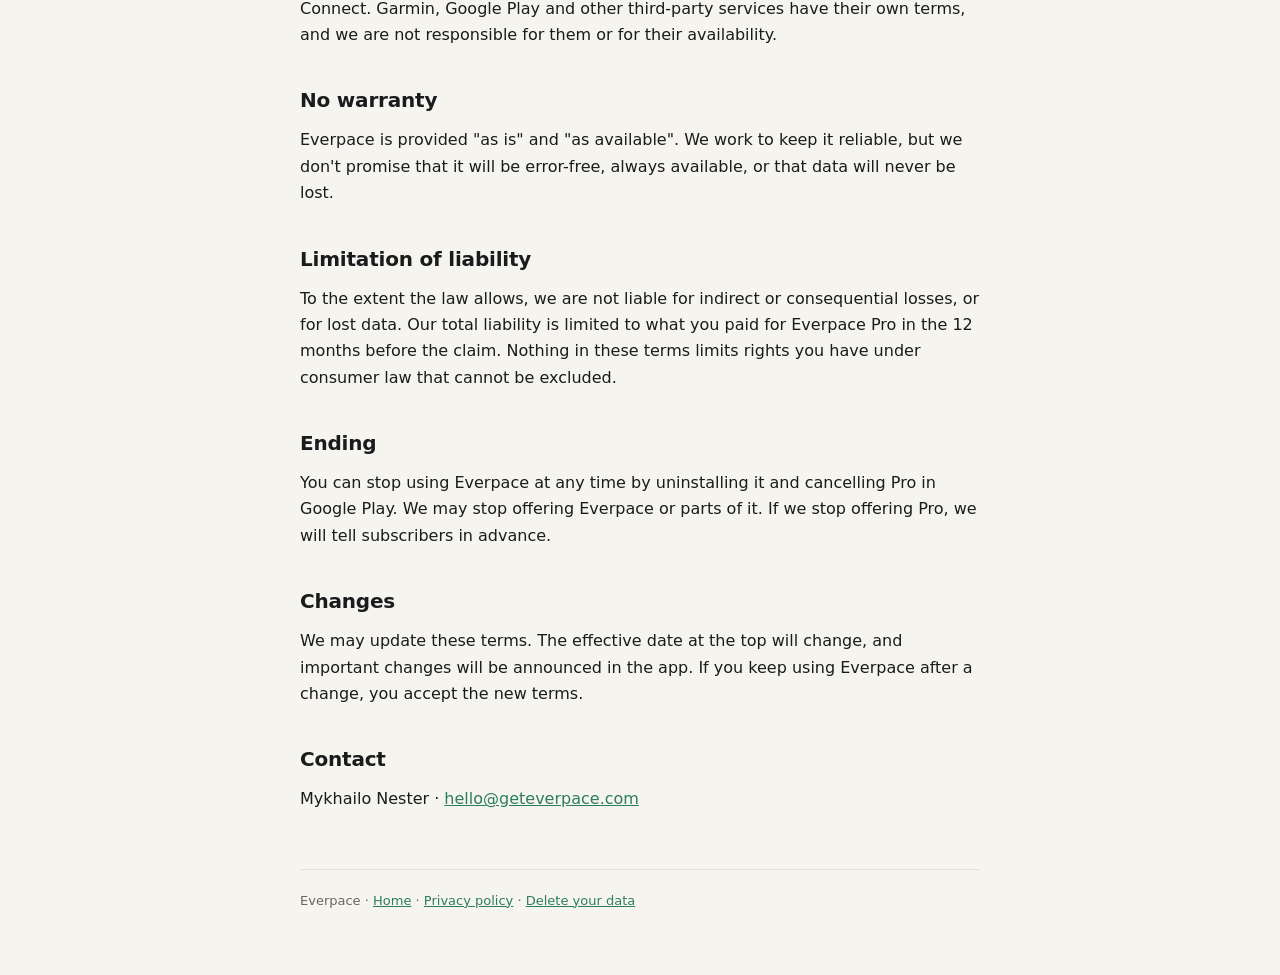
<file: terms/index.html>
<!doctype html>
<html lang="en">
<head>
<meta charset="utf-8"><meta name="viewport" content="width=device-width, initial-scale=1">
<script>if (location.hostname.endsWith("github.io")) location.replace("https://geteverpace.com" + location.pathname.replace(/^\/everpace/, "") + location.search + location.hash);</script>
<link rel="canonical" href="https://geteverpace.com/terms/">
<title>Everpace terms of use</title>
<meta name="description" content="The terms for using Everpace and Everpace Pro: subscriptions, the free trial, cancelling, and training at your own risk.">
<link rel="stylesheet" href="../style.css">
</head>
<body><main>
<nav><a class="brand" href="../">Everpace</a><a href="../privacy/">Privacy</a><a class="on" href="./">Terms</a><a href="../delete-data/">Delete your data</a></nav>
<div class="kicker">Terms of use · effective 9 October 2026</div>
<h1>Terms of use</h1>
<p>These terms apply when you use the Everpace Android app, the Everpace Garmin watch app and Everpace Pro (together, "Everpace"). Everpace is made by Mykhailo Nester ("we"). By installing or using Everpace you agree to these terms. If you don't agree, please don't use it.</p>

<h2>Using Everpace</h2>
<p>We give you a personal, non-transferable right to use Everpace on your own devices for your own training. Please don't copy, resell, reverse-engineer or misuse the app, and don't use it to break the law.</p>
<p>The core of Everpace is free: logging, the watch app, plans, history and personal records. We intend to keep it free.</p>

<h2>Everpace Pro</h2>
<ul>
<li><b>What it is.</b> An optional subscription that adds features described in the app, such as full history beyond 90 days, estimated 1RM, heart-rate zones and pace against past attempts.</li>
<li><b>Billing.</b> Pro is sold through Google Play and billed to your Google account. The price, the billing period and any free trial are shown before you confirm.</li>
<li><b>Free trial.</b> Where offered, the trial is for new subscribers only. If you don't cancel before it ends, the subscription starts and you are charged.</li>
<li><b>Renewal.</b> Subscriptions renew automatically at the end of each period until you cancel.</li>
<li><b>Cancelling.</b> Cancel at any time in Google Play: <i>Play Store → profile → Payments &amp; subscriptions → Subscriptions → Everpace</i>. Pro stays active until the end of the period you paid for.</li>
<li><b>Refunds.</b> Refunds are handled by Google under the <a href="https://support.google.com/googleplay/answer/2479637">Google Play refund policy</a>.</li>
<li><b>Prices.</b> Current prices are a launch price. We may change prices or the features in Pro. Google Play tells existing subscribers about price changes and asks for consent where required.</li>
<li><b>Restoring.</b> If you reinstall or change phones, use <i>Restore</i> on the Pro screen to unlock Pro again with the same Google account.</li>
</ul>

<h2>Training at your own risk</h2>
<p>Everpace is a training log, not medical or coaching advice. Estimated maximums, suggested loads, heart-rate zones and other numbers are estimates and may be wrong. Train within your limits, follow your coach, and check with a doctor before starting or changing an exercise programme. You are responsible for how you train, and we are not liable for injuries.</p>

<h2>Your data</h2>
<p>Your workouts are stored on your device, and you are responsible for keeping your own backups. What leaves your device, and how to delete it, is explained in the <a href="../privacy/">privacy policy</a> and on <a href="../delete-data/">Delete your data</a>.</p>

<h2>Garmin and other services</h2>
<p>The watch app runs on Garmin devices and talks to the phone through Garmin Connect. Garmin, Google Play and other third-party services have their own terms, and we are not responsible for them or for their availability.</p>

<h2>No warranty</h2>
<p>Everpace is provided "as is" and "as available". We work to keep it reliable, but we don't promise that it will be error-free, always available, or that data will never be lost.</p>

<h2>Limitation of liability</h2>
<p>To the extent the law allows, we are not liable for indirect or consequential losses, or for lost data. Our total liability is limited to what you paid for Everpace Pro in the 12 months before the claim. Nothing in these terms limits rights you have under consumer law that cannot be excluded.</p>

<h2>Ending</h2>
<p>You can stop using Everpace at any time by uninstalling it and cancelling Pro in Google Play. We may stop offering Everpace or parts of it. If we stop offering Pro, we will tell subscribers in advance.</p>

<h2>Changes</h2>
<p>We may update these terms. The effective date at the top will change, and important changes will be announced in the app. If you keep using Everpace after a change, you accept the new terms.</p>

<h2>Contact</h2>
<p>Mykhailo Nester · <a href="mailto:hello@geteverpace.com">hello@geteverpace.com</a></p>
<footer>Everpace · <a href="../">Home</a> · <a href="../privacy/">Privacy policy</a> · <a href="../delete-data/">Delete your data</a></footer>
</main></body>
</html>
</file>
<file: assets/landing.css>
@font-face { font-family: "Manrope"; src: url("fonts/manrope_variable.ttf") format("truetype"); font-weight: 200 800; font-display: swap; }
@font-face { font-family: "JetBrains Mono"; src: url("fonts/jetbrains_mono_variable.ttf") format("truetype"); font-weight: 100 800; font-display: swap; }

/* The app's own palette: ground, outlined surfaces, white text, grey labels; green only for gains. */
:root {
  --ground: #0C0D0F; --surface: #121417; --hair: #1F2226; --outline: #2B2F33;
  --text: #F2F3F4; --muted: #8D9297; --faint: #5A6066; --gain: #7FC8A9; --gain-bg: rgba(127, 200, 169, .12);
  --sans: "Manrope", system-ui, -apple-system, sans-serif;
  --mono: "JetBrains Mono", ui-monospace, monospace;
  --ease: cubic-bezier(.22, .61, .2, 1);
}
* { box-sizing: border-box; margin: 0; padding: 0; }
html { scroll-behavior: smooth; }
body { background: var(--ground); color: var(--text); font: 400 17px/1.6 var(--sans); -webkit-font-smoothing: antialiased; overflow-x: hidden; }
img, video { display: block; max-width: 100%; }
a { color: inherit; text-decoration: none; }
.wrap { max-width: 1120px; margin: 0 auto; padding: 0 28px; }
@media (max-width: 640px) { .wrap { padding: 0 20px; } }

.kicker { font: 500 12px/1 var(--mono); letter-spacing: .2em; text-transform: uppercase; color: var(--muted); }
h1, h2 { font-weight: 600; letter-spacing: -.035em; line-height: 1.06; }
h1 { font-size: clamp(40px, 6vw, 72px); }
h2 { font-size: clamp(32px, 4.4vw, 52px); }
.sub { color: var(--muted); font-size: clamp(17px, 1.6vw, 20px); line-height: 1.5; }
.center { text-align: center; }
.center .sub { margin-left: auto; margin-right: auto; }

/* nav */
.nav { position: fixed; inset: 0 0 auto; z-index: 20; transition: background .3s, border-color .3s; border-bottom: 1px solid transparent; }
.nav.scrolled { background: rgba(12, 13, 15, .86); backdrop-filter: blur(12px); -webkit-backdrop-filter: blur(12px); border-color: var(--hair); }
.nav .wrap { display: flex; align-items: center; height: 64px; gap: 28px; }
.brand { display: flex; align-items: center; gap: 10px; font-weight: 600; font-size: 17px; margin-right: auto; }
.brand img { width: 26px; height: 26px; border-radius: 7px; }
.nav nav { display: flex; gap: 28px; font-size: 14.5px; color: var(--muted); }
.nav nav a:hover { color: var(--text); }
@media (max-width: 820px) { .nav nav { display: none; } }

/* buttons, as in the app */
.btn { display: inline-flex; align-items: center; justify-content: center; gap: 10px; height: 50px; padding: 0 26px; border-radius: 999px; font-weight: 500; font-size: 15.5px; transition: opacity .2s, border-color .2s; }
.btn.primary { background: var(--text); color: var(--ground); }
.btn.primary:hover { opacity: .9; }
.btn.outline { border: 1px solid var(--outline); color: var(--text); }
.btn.outline:hover { border-color: var(--muted); }
.btn.small { height: 40px; padding: 0 18px; font-size: 14px; }
.btn svg { width: 18px; height: 18px; }
.ctas { display: flex; gap: 12px; flex-wrap: wrap; }
.center .ctas { justify-content: center; }

/* hero */
.hero { padding: 168px 0 0; }
.hero h1 { margin: 22px auto 22px; max-width: 880px; }
.hero .sub { max-width: 600px; }
.hero .ctas { margin-top: 36px; }
.facts { display: flex; justify-content: center; gap: 28px; flex-wrap: wrap; margin-top: 30px; font: 500 12px var(--mono); letter-spacing: .14em; text-transform: uppercase; color: var(--faint); }
.scene { position: relative; height: 640px; margin-top: 72px; }
.scene .phone { position: absolute; left: 50%; top: 0; margin-left: -150px; width: 300px; }
.scene .watch { position: absolute; left: 50%; top: 250px; margin-left: -470px; width: 290px; height: 290px; }
.scene .phone.b { margin-left: 210px; top: 90px; width: 260px; }
.scene::after { content: ""; position: absolute; inset: auto 0 0; height: 260px; background: linear-gradient(rgba(12, 13, 15, 0), var(--ground)); pointer-events: none; }
@media (max-width: 900px) {
  .scene { height: 560px; }
  .scene .phone.b { display: none; }
  .scene .phone { margin-left: -60px; width: 260px; }
  .scene .watch { margin-left: -200px; top: 230px; width: 230px; height: 230px; }
}
@media (max-width: 480px) { .scene .phone { margin-left: -40px; width: 230px; } .scene .watch { margin-left: -175px; width: 200px; height: 200px; top: 220px; } }

/* devices */
.phone { border-radius: 40px; padding: 9px; background: #16181b; box-shadow: 0 0 0 1px var(--outline), 0 40px 90px -30px rgba(0, 0, 0, .9); }
.phone img { width: 100%; height: auto; aspect-ratio: 1080 / 2424; object-fit: cover; object-position: top; border-radius: 32px; }
.watch { border-radius: 50%; background: #000; padding: 12px; box-shadow: 0 0 0 1px var(--outline), 0 0 0 9px #16181b, 0 0 0 10px var(--outline), 0 40px 90px -20px rgba(0, 0, 0, .95); container-type: inline-size; }
.watch .face { position: relative; width: 100%; height: 100%; border-radius: 50%; overflow: hidden; }
.watch img { position: absolute; inset: 0; width: 100%; height: 100%; }

/* live face, drawn like the real watch app */
.live svg { position: absolute; inset: 0; width: 100%; height: 100%; transform: rotate(-90deg); }
.live .lines { position: absolute; inset: 0; display: flex; flex-direction: column; align-items: center; }
.live .t1 { margin-top: 17%; font: 600 6.4cqw/1 var(--sans); color: #B49BC4; }
.live .t2 { margin: 2% 0 6%; font: 500 19cqw/1 var(--mono); letter-spacing: -.04em; font-variant-numeric: tabular-nums; color: #fff; }
.live .mv { width: 78%; display: flex; justify-content: space-between; font: 500 5.6cqw/1.45 var(--sans); padding: 1.4% 3%; border-radius: 4px; color: #8b9096; }
.live .mv.on { background: #1d2024; color: #fff; }
.live .stats { position: absolute; bottom: 13%; left: 14%; right: 14%; display: grid; grid-template-columns: repeat(3, 1fr); text-align: center; font: 500 4.8cqw/1.3 var(--sans); color: #8b9096; }
.live .stats b { display: block; color: #fff; font: 500 6.6cqw/1.2 var(--mono); }

/* chapters, like the app's intro: label, title, one line */
section { padding: 56px 0; }
@media (max-width: 760px) { section { padding: 44px 0; } }
.chapter .head { max-width: 640px; margin: 0 auto 44px; text-align: center; }
.chapter h2 { margin: 18px 0 14px; }
.duo { display: grid; grid-template-columns: 1fr 1fr; gap: 64px; align-items: center; max-width: 920px; margin: 0 auto; }
@media (max-width: 860px) { .duo { grid-template-columns: 1fr; gap: 48px; } }

/* paste */
.card { border: 1px solid var(--outline); border-radius: 16px; padding: 24px 26px; }
.paste { font: 500 15.5px/1.85 var(--mono); color: var(--text); min-height: 360px; white-space: pre-wrap; }
.paste .caret { display: inline-block; width: 2px; height: 20px; background: var(--text); vertical-align: -4px; margin-left: 1px; animation: blink 1s steps(1) infinite; }
@keyframes blink { 50% { opacity: 0; } }
.card .cap { display: flex; justify-content: space-between; align-items: center; margin-bottom: 16px; }
.swap { position: relative; justify-self: center; width: 300px; }
.swap .phone { position: relative; }
.swap .phone img { transition: opacity .7s var(--ease); }
.swap .phone img + img { position: absolute; inset: 9px; width: calc(100% - 18px); height: calc(100% - 18px); opacity: 0; }
.swap.read .phone img + img { opacity: 1; }
.badge { display: inline-block; font: 500 11px/1 var(--mono); letter-spacing: .06em; padding: 6px 8px; border-radius: 6px; color: var(--muted); border: 1px solid var(--outline); }
.badge.gain { color: var(--gain); background: var(--gain-bg); border-color: transparent; }

/* watch modes */
.seg-wrap { text-align: center; }
.seg { display: inline-grid; grid-auto-flow: column; border: 1px solid var(--outline); border-radius: 999px; overflow: hidden; margin: 0 auto 56px; }
.seg button { font: 500 14.5px var(--sans); color: var(--muted); background: none; border: 0; padding: 12px 22px; cursor: pointer; border-left: 1px solid var(--outline); transition: background .25s, color .25s; }
.seg button:first-child { border-left: 0; }
.seg button.on { background: var(--text); color: var(--ground); }
@media (max-width: 560px) { .seg button { padding: 11px 12px; font-size: 13px; } }
.dial { width: min(400px, 80vw); height: min(400px, 80vw); margin: 0 auto; padding: 16px; }
.dial img { opacity: 0; transition: opacity .5s var(--ease); }
.dial img.on { opacity: 1; }
.caption { margin-top: 32px; color: var(--muted); min-height: 28px; }

/* records */
.pair { display: flex; justify-content: center; align-items: flex-start; gap: 36px; }
.pair .phone { width: 290px; }
.pair .phone:nth-child(2) { margin-top: 70px; }
@media (max-width: 700px) { .pair { gap: 14px; } .pair .phone { width: 46%; border-radius: 26px; padding: 6px; } .pair .phone img { border-radius: 21px; } .pair .phone:nth-child(2) { margin-top: 40px; } }
.notes { display: grid; grid-template-columns: repeat(3, 1fr); gap: 1px; background: var(--hair); border: 1px solid var(--hair); border-radius: 16px; overflow: hidden; max-width: 920px; margin: 48px auto 0; }
.notes div { background: var(--ground); padding: 24px 26px; }
.notes h3 { font-size: 17px; font-weight: 600; letter-spacing: -.01em; margin-bottom: 6px; }
.notes p { color: var(--muted); font-size: 15px; }
@media (max-width: 760px) { .notes { grid-template-columns: 1fr; } }

/* film */
.film { position: relative; max-width: 1000px; margin: 0 auto; aspect-ratio: 16 / 9; border: 1px solid var(--outline); border-radius: 20px; overflow: hidden; background: #000; }
.film video { width: 100%; height: 100%; object-fit: cover; }
.film .cover { position: absolute; inset: 0; display: grid; place-items: center; cursor: pointer; background: rgba(12, 13, 15, .25); transition: opacity .4s; }
.film.playing .cover { opacity: 0; pointer-events: none; }
.film .play { width: 72px; height: 72px; border-radius: 50%; background: var(--text); display: grid; place-items: center; }
.film .play svg { width: 22px; margin-left: 3px; fill: var(--ground); }

/* plans */
.plans { display: grid; grid-template-columns: 1fr 1fr; gap: 16px; max-width: 920px; margin: 0 auto; }
@media (max-width: 760px) { .plans { grid-template-columns: 1fr; } }
.plan { border: 1px solid var(--outline); border-radius: 16px; padding: 30px; }
.plan.pro { border-color: #4a4f55; }
.plan .top { display: flex; justify-content: space-between; align-items: center; }
.plan h3 { font-size: 20px; font-weight: 600; }
.price { margin: 18px 0 4px; display: flex; align-items: baseline; gap: 10px; flex-wrap: wrap; }
.price b { font: 500 44px/1 var(--mono); letter-spacing: -.04em; }
.price span { color: var(--muted); font-size: 15px; }
.plan .small { color: var(--muted); font-size: 14.5px; }
.plan ul { list-style: none; margin-top: 22px; border-top: 1px solid var(--hair); }
.plan li { padding: 12px 0; border-bottom: 1px solid var(--hair); font-size: 15.5px; color: #cfd2d5; }
.plan li:last-child { border-bottom: 0; }

/* trust */
.trio { display: grid; grid-template-columns: repeat(3, 1fr); gap: 48px; max-width: 920px; margin: 0 auto; }
.trio h3 { font-size: 17px; font-weight: 600; margin-bottom: 6px; }
.trio p { color: var(--muted); font-size: 15px; }
@media (max-width: 760px) { .trio { grid-template-columns: 1fr; gap: 32px; } }

/* faq */
.faq { max-width: 760px; margin: 0 auto; border-top: 1px solid var(--hair); }
details { border-bottom: 1px solid var(--hair); }
summary { list-style: none; cursor: pointer; padding: 22px 0; display: flex; justify-content: space-between; gap: 20px; font-size: 18px; font-weight: 500; }
summary::-webkit-details-marker { display: none; }
summary::after { content: "+"; font: 400 22px/1 var(--mono); color: var(--muted); transition: transform .25s var(--ease); }
details[open] summary::after { transform: rotate(45deg); }
details p { color: var(--muted); padding: 0 0 22px; }
details a { color: var(--text); text-decoration: underline; text-underline-offset: 3px; }

footer { border-top: 1px solid var(--hair); padding: 36px 0 52px; color: var(--muted); font-size: 14px; }
footer .wrap { display: flex; justify-content: space-between; gap: 20px; flex-wrap: wrap; }
footer nav { display: flex; gap: 24px; flex-wrap: wrap; }
footer a:hover { color: var(--text); }

/* motion */
@property --a { syntax: "<angle>"; initial-value: 0deg; inherits: false; }
:root { interpolate-size: allow-keywords; }
.rv { opacity: 0; transform: translateY(36px); filter: blur(6px); transition: opacity 1s var(--ease), transform 1.1s var(--ease), filter 1s var(--ease), letter-spacing 1.2s var(--ease); }
.rv.in { opacity: 1; transform: none; filter: none; }
.rv.from-l { transform: translateX(-80px); }
.rv.from-r { transform: translateX(80px) rotate(3deg); }
.rv.zoom { transform: scale(.8) rotate(-24deg); transition-duration: 1s, 1.4s, 1s; }
.rv.rise { transform: perspective(1200px) translateY(140px) rotateX(22deg); transform-origin: 50% 100%; transition-duration: 1s, 1.4s, 1s; }
.rv.from-l.in, .rv.from-r.in, .rv.zoom.in, .rv.rise.in { transform: none; }
.rv.stagger { opacity: 1; transform: none; filter: none; }
.stagger > * { opacity: 0; transform: translateY(28px); transition: opacity .8s var(--ease), transform 1s var(--ease); transition-delay: calc(var(--i, 0) * 110ms + 100ms); }
.stagger.in > * { opacity: 1; transform: none; }
.rv.d1 { transition-delay: .08s; } .rv.d2 { transition-delay: .16s; } .rv.d3 { transition-delay: .24s; }
.kicker.rv { letter-spacing: .5em; }
.kicker.rv.in { letter-spacing: .2em; }

/* headlines rise word by word from a mask */
.split { opacity: 1; transform: none; filter: none; }
.split .w { display: inline-block; overflow: hidden; vertical-align: top; padding-bottom: .1em; margin-bottom: -.1em; }
.split .w > span { display: inline-block; transform: translateY(108%); transition: transform 1s var(--ease) calc(var(--i) * 60ms + 80ms); }
.split.in .w > span { transform: none; }

/* hero: devices focus in one by one, then drift at their own depth */
.hero { position: relative; isolation: isolate; }
.hero::before { content: ""; position: absolute; inset: 0; z-index: -1; pointer-events: none; background: radial-gradient(640px circle at var(--mx, 50%) var(--my, 20%), rgba(255, 255, 255, .05), transparent 62%); transition: background .2s; }
.scene.rv { opacity: 1; transform: none; filter: none; }
.scene > .phone, .scene > .watch { opacity: 0; scale: .94; filter: blur(12px); transition: opacity 1.1s var(--ease), scale 1.3s var(--ease), filter 1.1s var(--ease); }
.scene > .phone { transition-delay: .3s; translate: 0 calc(var(--p, 0) * -40px); }
.scene > .phone.b { transition-delay: .5s; translate: 0 calc(var(--p, 0) * -100px); }
.scene > .watch { transition-delay: .7s; translate: 0 calc(var(--p, 0) * -150px); }
.scene.in > .phone, .scene.in > .watch { opacity: 1; scale: 1; filter: none; }

/* screens wipe on as their phone arrives */
.phone > img:first-child { clip-path: inset(0 0 100% 0); transition: clip-path 1.2s var(--ease) .35s; }
.in .phone > img:first-child, .phone.in > img:first-child { clip-path: inset(0); }
.scene .phone.b > img:first-child { transition-delay: .65s; }

/* 01: a light passes over the phone when the read lands */
.swap .phone::after { content: ""; position: absolute; inset: 9px; border-radius: 32px; pointer-events: none; opacity: 0; background: linear-gradient(180deg, transparent, rgba(255, 255, 255, .16) 50%, transparent) no-repeat 0 -60% / 100% 35%; }
.swap.read .phone::after { animation: scan 1.2s var(--ease); }
@keyframes scan { 0% { opacity: 1; background-position: 0 -60%; } 100% { opacity: 1; background-position: 0 160%; } }
#pct { transition: color .3s, background .3s; }
#pct.gain { animation: pop .5s var(--ease); }
@keyframes pop { 40% { transform: scale(1.12); } }

/* 02: sliding pill, timer, soft change of screens */
.seg { position: relative; isolation: isolate; }
.seg .pill { position: absolute; top: 0; bottom: 0; left: 0; width: 0; z-index: -1; background: var(--text); border-radius: 999px; transition: left .5s var(--ease), width .5s var(--ease); }
.seg.has-pill button.on { background: none; }
.seg.has-pill button.on, .seg.has-pill button.on + button { border-left-color: transparent; }
.dial img { scale: 1.05; filter: blur(6px); transition: opacity .6s var(--ease), scale .9s var(--ease), filter .6s var(--ease); }
.dial img.on { scale: 1; filter: none; }
.caption { transition: opacity .25s; }
.caption.out { opacity: 0; }
.tick { width: 120px; height: 2px; margin: 10px auto 0; border-radius: 2px; background: var(--hair); overflow: hidden; transition: opacity .4s; }
.tick i { display: block; height: 100%; background: var(--muted); transform-origin: left; transform: scaleX(0); }
.tick.run i { animation: fill 4.2s linear forwards; }
.tick.off { opacity: 0; }
@keyframes fill { to { transform: scaleX(1); } }

/* 03: phones drift apart as you scroll */
.pair .phone { translate: 0 calc(var(--q, 0) * 34px); }
.pair .phone:nth-child(2) { translate: 0 calc(var(--q, 0) * -34px); }
.notes div { transition: background .3s; }
.notes div:hover { background: var(--surface); }

/* film grows into place; the play button breathes */
#player { scale: var(--fs, 1); }
.film .play { position: relative; transition: scale .3s var(--ease); }
.film .cover:hover .play { scale: 1.08; }
.film .play::after { content: ""; position: absolute; inset: 0; border-radius: 50%; border: 1px solid var(--text); animation: ping 2.6s var(--ease) infinite; }
@keyframes ping { from { transform: scale(1); opacity: .5; } to { transform: scale(1.9); opacity: 0; } }

/* plans */
.plan { position: relative; transition: translate .4s var(--ease), border-color .4s; }
.plan:hover { translate: 0 -4px; border-color: var(--muted); }
.plan.pro::before { content: ""; position: absolute; inset: -1px; border-radius: 16px; padding: 1px; pointer-events: none; background: conic-gradient(from var(--a), transparent 0 72%, rgba(255, 255, 255, .6) 86%, transparent 100%); -webkit-mask: linear-gradient(#000 0 0) content-box, linear-gradient(#000 0 0); -webkit-mask-composite: xor; mask-composite: exclude; animation: spin 7s linear infinite; }
@keyframes spin { to { --a: 360deg; } }

/* nav: scroll progress and the section you're in */
.nav::after { content: ""; position: absolute; left: 0; right: 0; bottom: -1px; height: 1px; background: var(--muted); transform-origin: left; transform: scaleX(var(--sp, 0)); opacity: .6; }
.nav nav a { transition: color .3s; }
.nav nav a.on { color: var(--text); }
.btn { transition: opacity .2s, border-color .2s, translate .3s var(--ease); }
.btn:hover { translate: 0 -1px; }

/* faq opens smoothly where supported */
details::details-content { height: 0; overflow: clip; transition: height .4s var(--ease), content-visibility .4s allow-discrete; }
details[open]::details-content { height: auto; }

.shot *, .shot *::before, .shot *::after { transition: none !important; animation: none !important; }
@media (prefers-reduced-motion: reduce) {
  html { scroll-behavior: auto; }
  .rv, .stagger > *, .split .w > span, .scene > *, .phone > img:first-child, .dial img { opacity: 1 !important; transform: none !important; transition: none !important; filter: none !important; scale: 1 !important; translate: none !important; clip-path: none !important; }
  .dial img:not(.on) { opacity: 0 !important; }
  .paste .caret, .plan.pro::before, .film .play::after, .swap .phone::after { animation: none; }
  .tick { display: none; }
}
</file>
<file: style.css>
:root { --ground:#F6F4EF; --raised:#EFEDE6; --hair:#E2DFD8; --text:#1A1B1D; --muted:#69665F; --accent:#2E7D5B; --sans:"Manrope",system-ui,-apple-system,sans-serif; --mono:"JetBrains Mono",ui-monospace,monospace; }
@media (prefers-color-scheme: dark) { :root { --ground:#0C0D0F; --raised:#131518; --hair:#1C1F22; --text:#F2F3F4; --muted:#9A9FA4; --accent:#7FC8A9; } }
* { box-sizing:border-box; margin:0; padding:0; }
body { background:var(--ground); color:var(--text); font:400 16px/1.65 var(--sans); -webkit-font-smoothing:antialiased; }
main { max-width:720px; margin:0 auto; padding:48px 20px 64px; }
nav { display:flex; flex-wrap:wrap; gap:6px 18px; font-size:14px; margin-bottom:40px; } nav a { color:var(--muted); text-decoration:none; } nav a.on { color:var(--text); font-weight:600; }
.brand { font-weight:700; color:var(--text) !important; margin-right:auto; }
.kicker { font:500 11px/1 var(--mono); letter-spacing:.14em; text-transform:uppercase; color:var(--muted); }
h1 { font-size:clamp(30px,5vw,44px); line-height:1.1; letter-spacing:-.03em; margin:12px 0 16px; }
h2 { font-size:20px; letter-spacing:-.01em; margin:36px 0 10px; }
p, li { color:var(--text); } p + p { margin-top:10px; } .muted { color:var(--muted); }
ul, ol { padding-left:22px; display:grid; gap:6px; margin-top:8px; }
a { color:var(--accent); }
.box { border:1px solid var(--hair); background:var(--raised); border-radius:14px; padding:16px 18px; margin-top:16px; }
table { width:100%; border-collapse:collapse; margin-top:12px; font-size:15px; } th, td { text-align:left; padding:10px 8px; border-top:1px solid var(--hair); vertical-align:top; } th { font:500 11px var(--mono); letter-spacing:.1em; text-transform:uppercase; color:var(--muted); border-top:0; }
.tbl { overflow-x:auto; } .tbl table { min-width:520px; }
footer { margin-top:56px; padding-top:20px; border-top:1px solid var(--hair); color:var(--muted); font-size:13px; }
</file>
